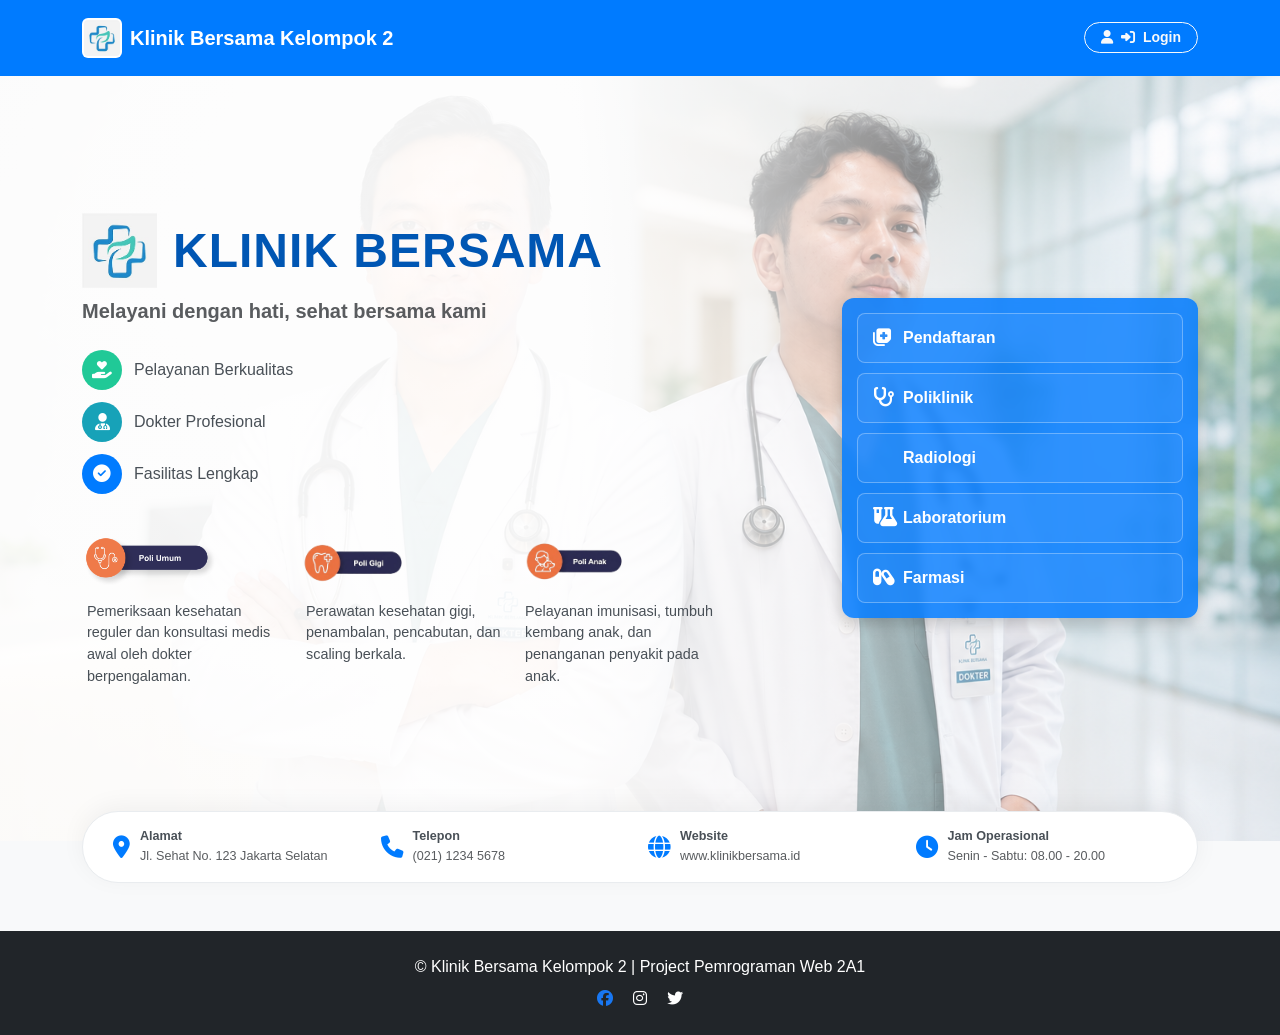
<file: index.html>
<!DOCTYPE html>
<html lang="id">
<head>
    <meta charset="UTF-8">
    <meta name="viewport" content="width=device-width, initial-scale=1.0">
    <title>Klinik Bersama Kelompok 2 - Front End Publik</title>
    <link href="https://cdn.jsdelivr.net/npm/bootstrap@5.3.0/dist/css/bootstrap.min.css" rel="stylesheet">
    <link rel="stylesheet" href="https://cdnjs.cloudflare.com/ajax/libs/font-awesome/6.4.0/css/all.min.css">
    
    <link rel="stylesheet" href="style.css">

    <style>
        /* Pengaturan logo di navbar pojok kiri atas */
        .navbar-logo {
            height: 40px;
            width: auto;
            border-radius: 6px;
            background-color: white; /* Memberi latar putih tipis agar logo terlihat jelas */
            padding: 2px;
        }

        /* Pengaturan logo besar di samping judul KLINIK BERSAMA */
        .hero-brand-logo {
            height: 75px;
            width: auto;
            object-fit: contain;
        }

        /* Pengaturan khusus agar tata letak gambar lencana pas dengan teks deskripsi di bawahnya */
        .poli-badge-wrapper {
            text-align: left;
        }
        .poli-img-badge {
            max-width: 100%;
            height: auto;
            max-height: 55px;
            object-fit: contain;
            margin-bottom: 12px;
        }
        .poli-desc {
            font-size: 0.9rem;
            color: #495057;
            line-height: 1.5;
            padding-left: 5px;
        }
    </style>
</head>
<body class="home-body">

    <nav class="navbar navbar-expand-lg navbar-dark shadow-sm">
        <div class="container">
            <a class="navbar-brand fw-bold d-flex align-items-center" href="#">
                <img src="logo.jpg" alt="Logo Klinik" class="navbar-logo me-2"> 
                Klinik Bersama Kelompok 2
            </a>
            <div class="ms-auto">
                <a href="login.html" class="btn btn-outline-light btn-sm px-3 fw-bold rounded-pill">
                    <i class="fa-solid fa-user me-1"></i> <i class="fa-solid fa-right-to-bracket me-1"></i> Login
                </a>
            </div>
        </div>
    </nav>

    <header class="hero-section">
        <div class="hero-overlay"></div>
        
        <div class="container hero-content">
            <div class="row align-items-center justify-content-between g-4">
                
                <div class="col-lg-7">
                    <div class="d-flex align-items-center mb-2">
                        <img src="logo.jpg" alt="Logo Klinik Besar" class="hero-brand-logo me-3">
                        <h1 class="display-5 brand-title mb-0">KLINIK BERSAMA</h1>
                    </div>
                    <p class="text-muted fw-semibold mb-4 fs-5">Melayani dengan hati, sehat bersama kami</p>
                    
                    <div class="mb-4">
                        <div class="feature-item">
                            <div class="feature-icon"><i class="fa-solid fa-hand-holding-heart"></i></div>
                            Pelayanan Berkualitas
                        </div>
                        <div class="feature-item">
                            <div class="feature-icon" style="background-color: #17a2b8;"><i class="fa-solid fa-user-md"></i></div>
                            Dokter Profesional
                        </div>
                        <div class="feature-item">
                            <div class="feature-icon" style="background-color: #007bff;"><i class="fa-solid fa-circle-check"></i></div>
                            Fasilitas Lengkap
                        </div>
                    </div>

                    <div class="row g-3 mt-4">
                        <div class="col-md-4 col-sm-6">
                            <div class="poli-badge-wrapper">
                                <img src="poli-umum.png" alt="Poli Umum" class="poli-img-badge">
                                <p class="poli-desc">Pemeriksaan kesehatan reguler dan konsultasi medis awal oleh dokter berpengalaman.</p>
                            </div>
                        </div>
                        <div class="col-md-4 col-sm-6">
                            <div class="poli-badge-wrapper">
                                <img src="poli-gigi.png" alt="Poli Gigi" class="poli-img-badge">
                                <p class="poli-desc">Perawatan kesehatan gigi, penambalan, pencabutan, dan scaling berkala.</p>
                            </div>
                        </div>
                        <div class="col-md-4 col-sm-6">
                            <div class="poli-badge-wrapper">
                                <img src="poli-anak.png" alt="Poli Anak" class="poli-img-badge">
                                <p class="poli-desc">Pelayanan imunisasi, tumbuh kembang anak, dan penanganan penyakit pada anak.</p>
                            </div>
                        </div>
                    </div>
                </div>

                <div class="col-lg-4 col-md-6 ms-auto">
                    <div class="right-menu-box">
                        <a href="#" class="menu-item-btn">
                            <i class="fa-solid fa-notes-medical"></i>
                            <span class="fw-bold">Pendaftaran</span>
                        </a>
                        <a href="#layanan" class="menu-item-btn">
                            <i class="fa-solid fa-stethoscope"></i>
                            <span class="fw-bold">Poliklinik</span>
                        </a>
                        <a href="#" class="menu-item-btn">
                            <i class="fa-solid fa-xray"></i>
                            <span class="fw-bold">Radiologi</span>
                        </a>
                        <a href="#" class="menu-item-btn">
                            <i class="fa-solid fa-flask-vial"></i>
                            <span class="fw-bold">Laboratorium</span>
                        </a>
                        <a href="#" class="menu-item-btn">
                            <i class="fa-solid fa-capsules"></i>
                            <span class="fw-bold">Farmasi</span>
                        </a>
                    </div>
                </div>

            </div>
        </div>
    </header>

    <div class="container mb-5">
        <div class="info-bar">
            <div class="row g-3 text-center text-md-start justify-content-center">
                <div class="col-md-3 col-sm-6 d-flex justify-content-center justify-content-md-start">
                    <div class="info-bar-item">
                        <i class="fa-solid fa-location-dot"></i>
                        <div>
                            <span class="d-block fw-bold small">Alamat</span>
                            <span class="text-muted small">Jl. Sehat No. 123 Jakarta Selatan</span>
                        </div>
                    </div>
                </div>
                <div class="col-md-3 col-sm-6 d-flex justify-content-center justify-content-md-start">
                    <div class="info-bar-item">
                        <i class="fa-solid fa-phone"></i>
                        <div>
                            <span class="d-block fw-bold small">Telepon</span>
                            <span class="text-muted small">(021) 1234 5678</span>
                        </div>
                    </div>
                </div>
                <div class="col-md-3 col-sm-6 d-flex justify-content-center justify-content-md-start">
                    <div class="info-bar-item">
                        <i class="fa-solid fa-globe"></i>
                        <div>
                            <span class="d-block fw-bold small">Website</span>
                            <span class="text-muted small">www.klinikbersama.id</span>
                        </div>
                    </div>
                </div>
                <div class="col-md-3 col-sm-6 d-flex justify-content-center justify-content-md-start">
                    <div class="info-bar-item">
                        <i class="fa-solid fa-clock"></i>
                        <div>
                            <span class="d-block fw-bold small">Jam Operasional</span>
                            <span class="text-muted small">Senin - Sabtu: 08.00 - 20.00</span>
                        </div>
                    </div>
                </div>
            </div>
        </div>
    </div>

    <footer class="bg-dark text-white text-center py-4 mt-5">
        <p class="mb-2">&copy; Klinik Bersama Kelompok 2 | Project Pemrograman Web 2A1</p>
        <div>
            <a href="#" class="text-white me-3 text-decoration-none"><i class="fab fa-facebook"></i></a>
            <a href="#" class="text-white me-3 text-decoration-none"><i class="fab fa-instagram"></i></a>
            <a href="#" class="text-white text-decoration-none"><i class="fab fa-twitter"></i></a>
        </div>
    </footer>

</body>
</html>
</file>
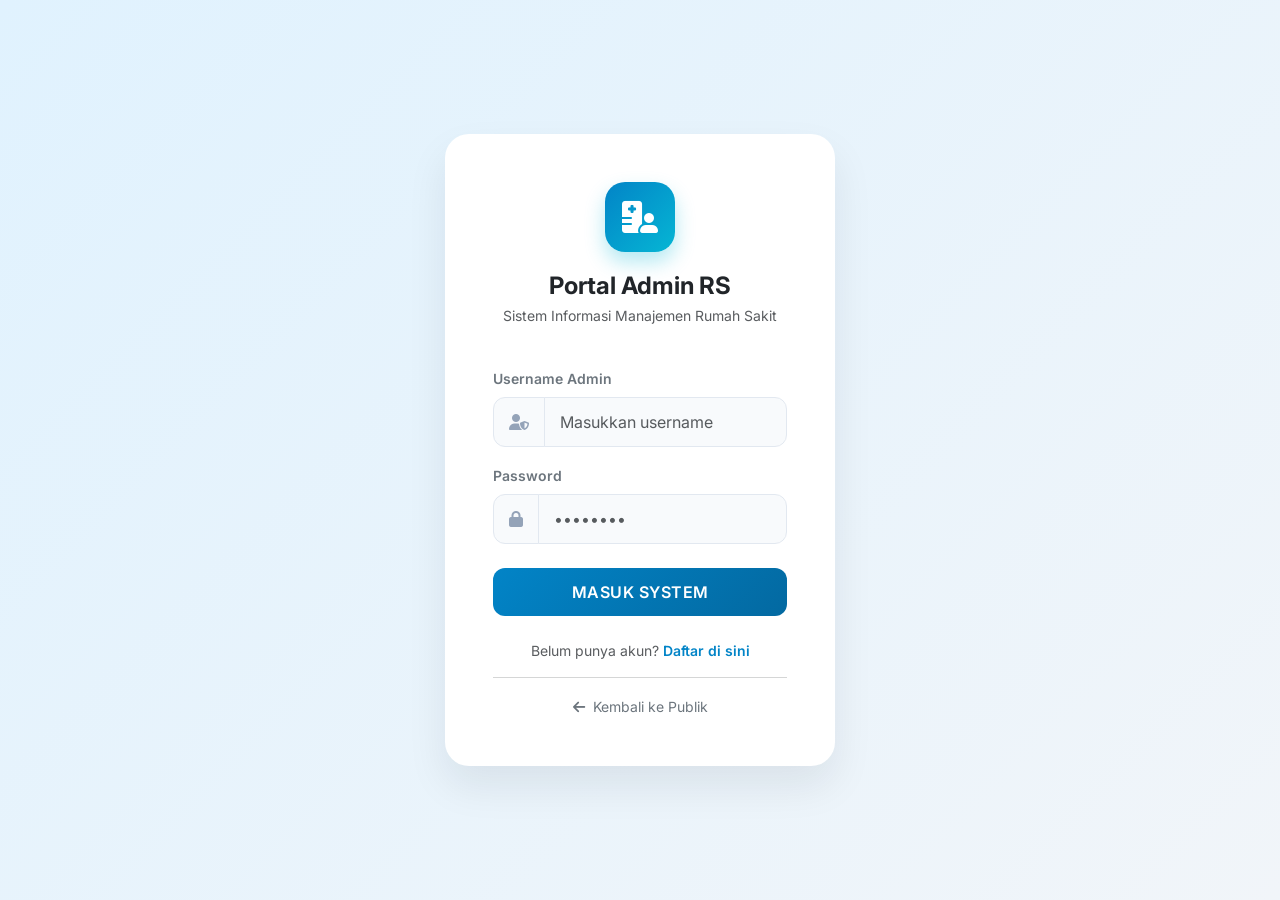
<file: dashboard.html>
<!DOCTYPE html>
<html lang="id">
<head>
    <meta charset="UTF-8">
    <meta name="viewport" content="width=device-width, initial-scale=1.0">
    <title>Dashboard Admin - Poliklinik</title>
    <link href="https://cdn.jsdelivr.net/npm/bootstrap@5.3.0/dist/css/bootstrap.min.css" rel="stylesheet">
    <link rel="stylesheet" href="https://cdnjs.cloudflare.com/ajax/libs/font-awesome/6.4.0/css/all.min.css">
    <style>
        body { background-color: #f8f9fa; }
        .card-custom { border-radius: 12px; border: none; box-shadow: 0 4px 12px rgba(0,0,0,0.03); }
        
        @media print {
            body { background: white; color: black; }
            .no-print, #patientFormCard, .btn-action, .user-greeting { display: none !important; }
            .card-custom { box-shadow: none; border: 1px solid #000; }
            table { width: 100%; border: 1px solid #000; border-collapse: collapse; }
            th, td { border: 1px solid #000 !important; padding: 8px !important; }
        }
    </style>
</head>
<body>

    <nav class="navbar navbar-expand-lg navbar-dark bg-dark shadow-sm no-print">
        <div class="container">
            <span class="navbar-brand fw-bold text-info"><i class="fa-solid fa-chart-line me-2"></i>Panel Rawat Jalan</span>
            <div class="ms-auto user-greeting text-white">
                <i class="fa-solid fa-circle-user text-success me-1"></i> Admin: <span id="userDisplay" class="fw-bold me-3">User</span>
                <a href="login.html" class="btn btn-sm btn-outline-danger" onclick="sessionStorage.clear()"><i class="fa-solid fa-power-off"></i></a>
            </div>
        </div>
    </nav>

    <div class="container my-5">
        <div class="d-none d-print-block text-center mb-4">
            <h2 class="fw-bold">LAPORAN KUNJUNGAN PASIEN RAWAT JALAN</h2>
            <h4>KLINIK MEDIKA PEKANBARU</h4>
            <p class="text-muted border-bottom pb-3">Tanggal Cetak: <span id="printDate"></span></p>
        </div>

        <div class="row g-3 mb-4 no-print">
            <div class="col-md-4">
                <div class="card card-custom bg-primary text-white p-3">
                    <div class="d-flex justify-content-between align-items-center">
                        <div>
                            <h6 class="text-uppercase mb-1 small fw-bold">Poli Umum</h6>
                            <h2 class="fw-bold m-0" id="countUmum">0</h2>
                        </div>
                        <i class="fa-solid fa-user-doctor fa-2x opacity-50"></i>
                    </div>
                </div>
            </div>
            <div class="col-md-4">
                <div class="card card-custom bg-info text-white p-3">
                    <div class="d-flex justify-content-between align-items-center">
                        <div>
                            <h6 class="text-uppercase mb-1 small fw-bold">Poli Gigi</h6>
                            <h2 class="fw-bold m-0" id="countGigi">0</h2>
                        </div>
                        <i class="fa-solid fa-tooth fa-2x opacity-50"></i>
                    </div>
                </div>
            </div>
            <div class="col-md-4">
                <div class="card card-custom bg-danger text-white p-3">
                    <div class="d-flex justify-content-between align-items-center">
                        <div>
                            <h6 class="text-uppercase mb-1 small fw-bold">Poli Anak</h6>
                            <h2 class="fw-bold m-0" id="countAnak">0</h2>
                        </div>
                        <i class="fa-solid fa-baby fa-2x opacity-50"></i>
                    </div>
                </div>
            </div>
        </div>

        <div class="row g-4">
            <div class="col-md-4 no-print" id="patientFormCard">
                <div class="card card-custom p-4 bg-white">
                    <h5 class="fw-bold text-dark mb-3" id="formTitle">Pendaftaran Pasien Baru</h5>
                    <form id="crudForm">
                        <input type="hidden" id="patientId">
                        <div class="mb-3">
                            <label class="form-label small fw-bold">Nama Lengkap Pasien</label>
                            <input type="text" id="pName" class="form-control" placeholder="Contoh: Budi Santoso" required>
                        </div>
                        <div class="mb-3">
                            <label class="form-label small fw-bold">Pilihan Poliklinik</label>
                            <select id="pPoli" class="form-select" required>
                                <option value="Poli Umum">Poli Umum</option>
                                <option value="Poli Gigi">Poli Gigi</option>
                                <option value="Poli Anak">Poli Anak</option>
                            </select>
                        </div>
                        <div class="mb-3">
                            <label class="form-label small fw-bold">Keluhan / Gejala Medis</label>
                            <textarea id="pDetail" class="form-control" rows="3" placeholder="Keluhan pasien..." required></textarea>
                        </div>
                        <button type="submit" id="btnSubmitForm" class="btn btn-success w-100 fw-bold"><i class="fa-solid fa-floppy-disk me-1"></i> Simpan Data</button>
                        <button type="button" id="btnCancelEdit" class="btn btn-light w-100 mt-2 btn-sm d-none" onclick="resetForm()">Batal Edit</button>
                    </form>
                </div>
            </div>

            <div class="col-md-8">
                <div class="card card-custom p-4 bg-white h-100">
                    <div class="d-flex justify-content-between align-items-center mb-3">
                        <h5 class="fw-bold text-dark m-0"><i class="fa-solid fa-list-check text-primary me-2"></i>Daftar Antrean Poliklinik</h5>
                        <button class="btn btn-outline-secondary btn-sm fw-bold no-print" onclick="window.print()">
                            <i class="fa-solid fa-print me-1"></i> Cetak Laporan Pasien
                        </button>
                    </div>

                    <div class="table-responsive">
                        <table class="table table-hover align-middle m-0">
                            <thead class="table-light">
                                <tr>
                                    <th>Nama Pasien</th>
                                    <th>Poliklinik</th>
                                    <th>Keluhan Medis</th>
                                    <th class="btn-action text-center">Aksi Manajemen</th>
                                </tr>
                            </thead>
                            <tbody id="tableBody">
                            </tbody>
                        </table>
                    </div>
                </div>
            </div>
        </div>
    </div>

    <script>
        const userActive = sessionStorage.getItem('loggedInUser');
        if (userActive) { document.getElementById('userDisplay').innerText = userActive; } 
        else { window.location.href = 'login.html'; }

        document.getElementById('printDate').innerText = new Date().toLocaleDateString('id-ID', { weekday: 'long', year: 'numeric', month: 'long', day: 'numeric' });

        let databasePasien = JSON.parse(localStorage.getItem('db_poliklinik')) || [
            { id: 101, name: "Siti Rahma", poli: "Poli Umum", detail: "Demam tinggi sejak 2 hari lalu" },
            { id: 102, name: "Raja Arhab", poli: "Poli Gigi", detail: "Pemeriksaan karang gigi berkala" }
        ];

        const form = document.getElementById('crudForm');

        function renderData() {
            const tbody = document.getElementById('tableBody');
            tbody.innerHTML = "";
            
            let u = 0, g = 0, a = 0;

            if (databasePasien.length === 0) {
                tbody.innerHTML = `<tr><td colspan="4" class="text-center py-4 text-muted">Antrean kosong. Semua pasien selesai ditangani.</td></tr>`;
            }

            databasePasien.forEach(p => {
                if(p.poli === "Poli Umum") u++;
                if(p.poli === "Poli Gigi") g++;
                if(p.poli === "Poli Anak") a++;

                const tr = document.createElement('tr');
                tr.innerHTML = `
                    <td><strong>${p.name}</strong></td>
                    <td><span class="badge ${p.poli === 'Poli Umum' ? 'bg-primary' : p.poli === 'Poli Gigi' ? 'bg-info' : 'bg-danger'}">${p.poli}</span></td>
                    <td><small class="text-secondary">${p.detail}</small></td>
                    <td class="text-center btn-action">
                        <button class="btn btn-warning btn-sm text-white me-1" onclick="editData(${p.id})"><i class="fa-solid fa-pen-to-square"></i></button>
                        <button class="btn btn-danger btn-sm" onclick="deleteData(${p.id})"><i class="fa-solid fa-trash"></i></button>
                    </td>
                `;
                tbody.appendChild(tr);
            });

            document.getElementById('countUmum').innerText = u;
            document.getElementById('countGigi').innerText = g;
            document.getElementById('countAnak').innerText = a;
            
            localStorage.setItem('db_poliklinik', JSON.stringify(databasePasien));
        }

        form.addEventListener('submit', function(e) {
            e.preventDefault();
            const id = document.getElementById('patientId').value;
            const name = document.getElementById('pName').value;
            const poli = document.getElementById('pPoli').value;
            const detail = document.getElementById('pDetail').value;

            if (id) {
                const idx = databasePasien.findIndex(p => p.id == id);
                databasePasien[idx] = { id: parseInt(id), name, poli, detail };
            } else {
                databasePasien.push({ id: Date.now(), name, poli, detail });
            }

            resetForm();
            renderData();
        });

        // Trigger Tombol Edit Pasien (Isi form kembali)
        function editData(id) {
            const p = databasePasien.find(item => item.id == id);
            document.getElementById('patientId').value = p.id;
            document.getElementById('pName').value = p.name;
            document.getElementById('pPoli').value = p.poli;
            document.getElementById('pDetail').value = p.detail;

            document.getElementById('formTitle').innerText = "Edit Data Pasien";
            document.getElementById('btnSubmitForm').className = "btn btn-warning w-100 fw-bold text-white";
            document.getElementById('btnCancelEdit').classList.remove('d-none');
        }

        // Hapus Pasien (Delete / Kurangi)
        function deleteData(id) {
            if(confirm("Keluarkan pasien dari daftar antrean rawat jalan?")) {
                databasePasien = databasePasien.filter(item => item.id != id);
                renderData();
            }
        }

        function resetForm() {
            form.reset();
            document.getElementById('patientId').value = "";
            document.getElementById('formTitle').innerText = "Pendaftaran Pasien Baru";
            document.getElementById('btnSubmitForm').className = "btn btn-success w-100 fw-bold";
            document.getElementById('btnCancelEdit').className = "btn btn-light w-100 mt-2 btn-sm d-none";
        }

        // Inisialisasi awal tabel saat dimuat
        renderData();
    </script>
</body>
</html>
</file>
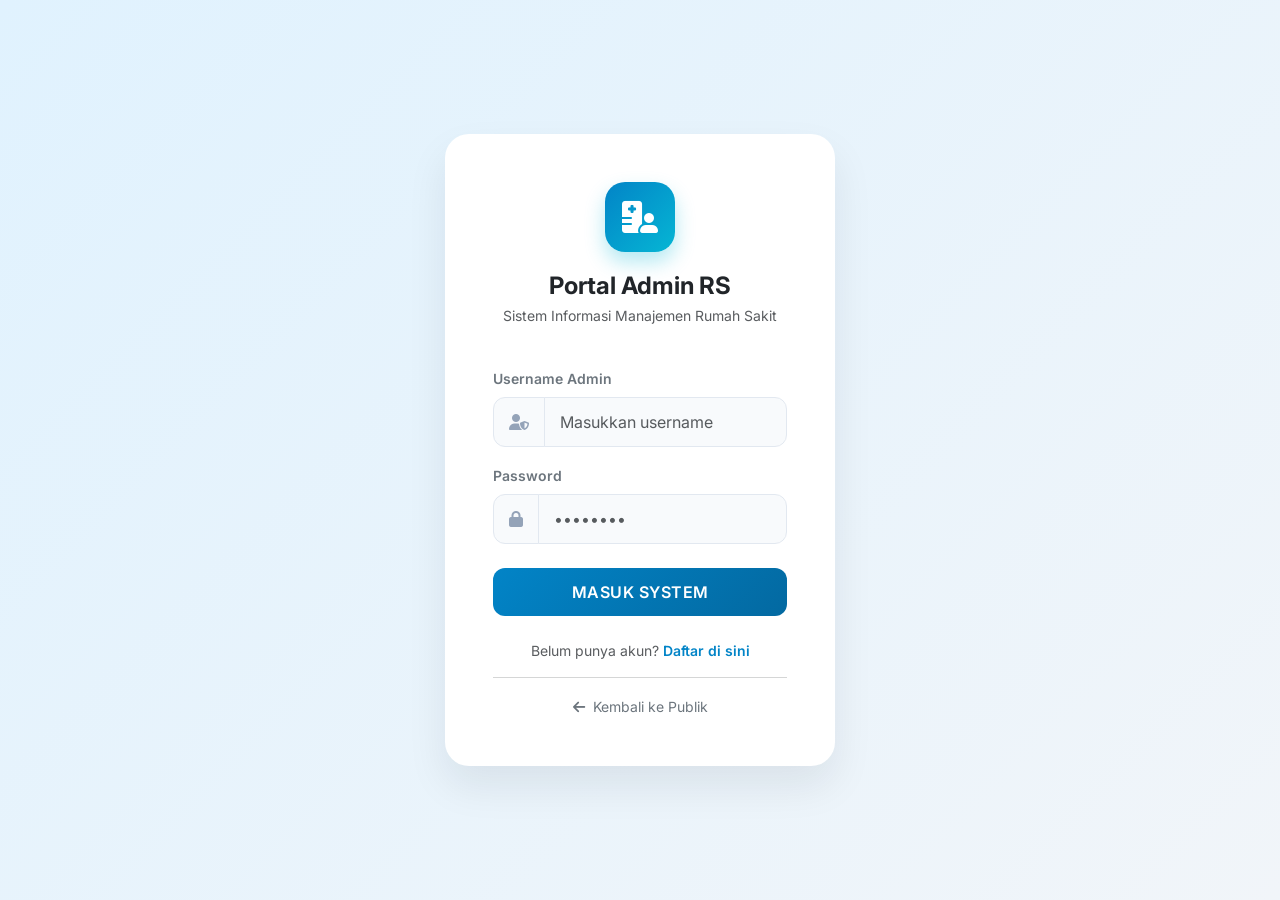
<file: login.html>
<!DOCTYPE html>
<html lang="id">
<head>
    <meta charset="UTF-8">
    <meta name="viewport" content="width=device-width, initial-scale=1.0">
    <title>Sistem Informasi Rumah Sakit - Login Admin</title>
    <!-- Bootstrap 5 CSS -->
    <link href="https://cdn.jsdelivr.net/npm/bootstrap@5.3.0/dist/css/bootstrap.min.css" rel="stylesheet">
    <!-- FontAwesome 6 untuk Ikon -->
    <link rel="stylesheet" href="https://cdnjs.cloudflare.com/ajax/libs/font-awesome/6.4.0/css/all.min.css">
    <!-- Google Fonts (Inter) -->
    <link href="https://fonts.googleapis.com/css2?family=Inter:wght@300;400;600;700&display=swap" rel="stylesheet">
    
    <style>
        body {
            font-family: 'Inter', sans-serif;
            background: linear-gradient(135deg, #e0f2fe 0%, #f1f5f9 100%);
            height: 100vh;
            display: flex;
            align-items: center;
            justify-content: center;
            margin: 0;
        }
        .login-container {
            width: 100%;
            max-width: 420px;
            padding: 15px;
        }
        .card-login {
            border: none;
            border-radius: 24px;
            box-shadow: 0 20px 40px rgba(15, 23, 42, 0.08);
            background: #ffffff;
            transition: transform 0.3s ease;
        }
        .hospital-icon-box {
            background: linear-gradient(135deg, #0284c7, #06b6d4);
            color: white;
            width: 70px;
            height: 70px;
            display: flex;
            align-items: center;
            justify-content: center;
            border-radius: 20px;
            margin: 0 auto 20px;
            box-shadow: 0 10px 20px rgba(6, 182, 212, 0.3);
        }
        .form-control {
            border-radius: 12px;
            padding: 12px 15px;
            border: 1.5px solid #e2e8f0;
            background-color: #f8fafc;
        }
        .form-control:focus {
            background-color: #fff;
            border-color: #38bdf8;
            box-shadow: 0 0 0 4px rgba(56, 189, 248, 0.15);
        }
        .input-group-text {
            border-radius: 12px;
            border: 1.5px solid #e2e8f0;
            background-color: #f8fafc;
            color: #94a3b8;
            padding-left: 15px;
            padding-right: 15px;
        }
        .btn-login {
            background: linear-gradient(135deg, #0284c7, #0369a1);
            border: none;
            border-radius: 12px;
            padding: 12px;
            font-weight: 600;
            letter-spacing: 0.5px;
            transition: all 0.3s ease;
        }
        .btn-login:hover {
            transform: translateY(-2px);
            box-shadow: 0 8px 15px rgba(2, 132, 199, 0.3);
            background: linear-gradient(135deg, #0369a1, #075985);
        }
        .link-custom {
            color: #0284c7;
            text-decoration: none;
            font-weight: 600;
            transition: color 0.2s ease;
        }
        .link-custom:hover {
            color: #0369a1;
            text-decoration: underline;
        }
    </style>
</head>
<body>

    <div class="login-container">
        <div class="card card-login p-4 p-sm-5">
            
            <!-- Header Card (Tema Rumah Sakit) -->
            <div class="text-center mb-4">
                <div class="hospital-icon-box">
                    <i class="fa-solid fa-hospital-user fa-2x"></i>
                </div>
                <h4 class="fw-bold text-dark m-0">Portal Admin RS</h4>
                <p class="text-muted small mt-1">Sistem Informasi Manajemen Rumah Sakit</p>
            </div>

            <!-- Form Login -->
            <form id="loginForm">
                <!-- Input Username -->
                <div class="mb-3">
                    <label class="form-label small fw-semibold text-secondary">Username Admin</label>
                    <div class="input-group">
                        <span class="input-group-text"><i class="fa-solid fa-user-shield"></i></span>
                        <input type="text" id="username" class="form-control" placeholder="Masukkan username" required autocomplete="off">
                    </div>
                </div>
                
                <!-- Input Password -->
                <div class="mb-4">
                    <label class="form-label small fw-semibold text-secondary">Password</label>
                    <div class="input-group">
                        <span class="input-group-text"><i class="fa-solid fa-lock"></i></span>
                        <input type="password" id="password" class="form-control" placeholder="••••••••" required>
                    </div>
                </div>
                
                <!-- Tombol Submit -->
                <button type="submit" class="btn btn-primary btn-login w-100 text-white mb-3">MASUK SYSTEM</button>
                
                <!-- Navigasi / Link -->
                <div class="text-center mt-2">
                    <p class="small text-muted mb-2">Belum punya akun? <a href="register.html" class="link-custom">Daftar di sini</a></p>
                    <hr class="text-muted my-3 opacity-25">
                    <a href="index.html" class="text-secondary small text-decoration-none"><i class="fa-solid fa-arrow-left me-1"></i> Kembali ke Publik</a>
                </div>
            </form>
            
        </div>
    </div>

    <!-- JavaScript Handling Login (Menggunakan LocalStorage) -->
    <script>
        document.getElementById('loginForm').addEventListener('submit', function(e) {
            e.preventDefault();
            const usernameInput = document.getElementById('username').value.trim();
            const passwordInput = document.getElementById('password').value;

            // Mengambil data user yang terdaftar dari localStorage
            let users = JSON.parse(localStorage.getItem('users')) || [];

            // Akun bawaan (default) jika data kosong agar Anda tetap bisa login sebagai 'admin'
            if (users.length === 0) {
                users.push({ username: "admin", password: "admin" });
                localStorage.setItem('users', JSON.stringify(users));
            }

            // Validasi kecocokan data akun
            const userFound = users.find(user => user.username.toLowerCase() === usernameInput.toLowerCase() && user.password === passwordInput);

            if (userFound) {
                sessionStorage.setItem('loggedInUser', usernameInput);
                alert('Login Berhasil! Selamat datang di Sistem Informasi Rumah Sakit.');
                window.location.href = 'dashboard.html';
            } else {
                alert('Gagal Masuk! Username atau Password salah.');
            }
        });
    </script>
</body>
</html>
</file>
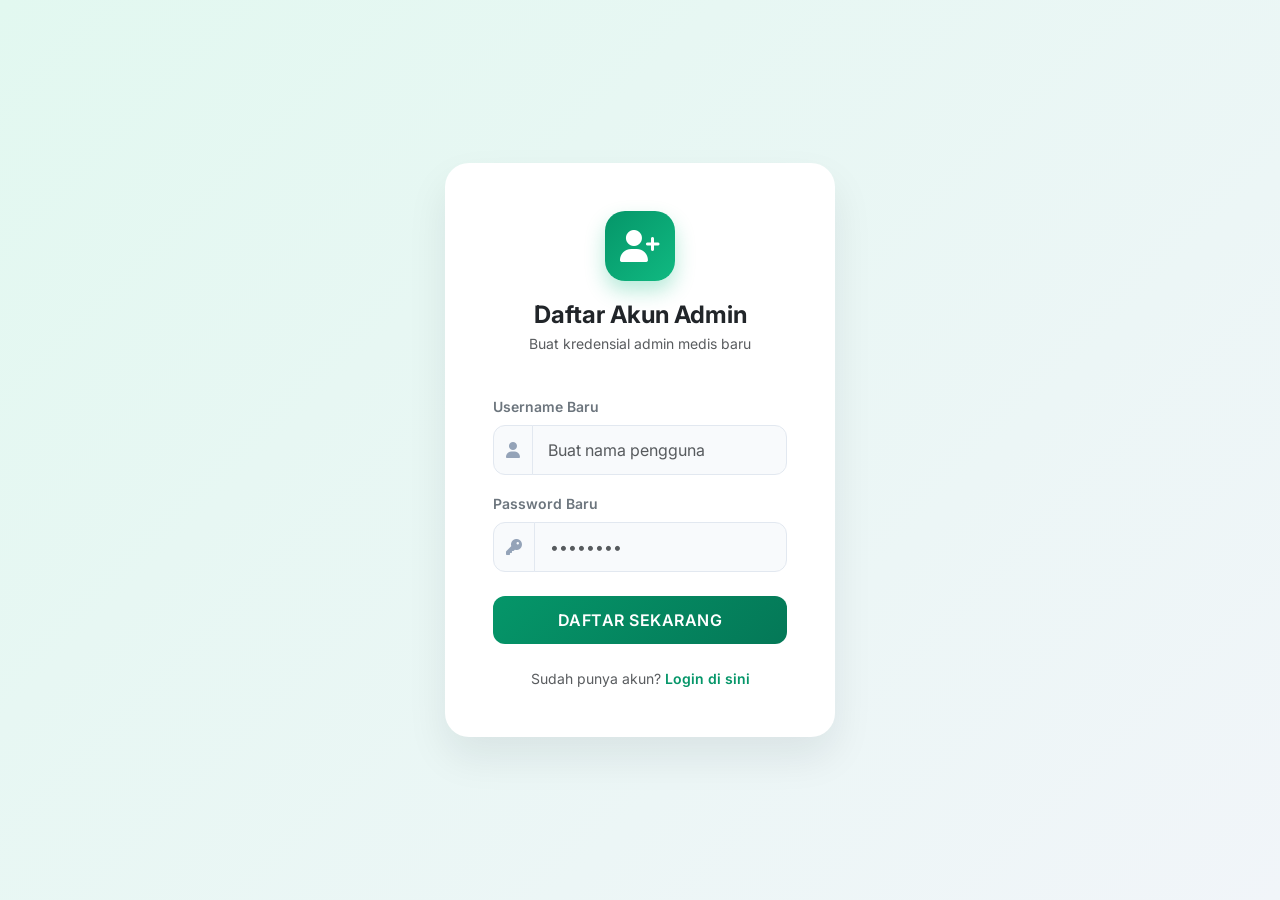
<file: register.html>
<!DOCTYPE html>
<html lang="id">
<head>
    <meta charset="UTF-8">
    <meta name="viewport" content="width=device-width, initial-scale=1.0">
    <title>Sistem Informasi Rumah Sakit - Daftar Admin Baru</title>
    <link href="https://cdn.jsdelivr.net/npm/bootstrap@5.3.0/dist/css/bootstrap.min.css" rel="stylesheet">
    <link rel="stylesheet" href="https://cdnjs.cloudflare.com/ajax/libs/font-awesome/6.4.0/css/all.min.css">
    <link href="https://fonts.googleapis.com/css2?family=Inter:wght@300;400;600;700&display=swap" rel="stylesheet">
    <style>
        body {
            font-family: 'Inter', sans-serif;
            background: linear-gradient(135deg, #e2f8f0 0%, #f1f5f9 100%);
            height: 100vh; display: flex; align-items: center; justify-content: center; margin: 0;
        }
        .login-container { width: 100%; max-width: 420px; padding: 15px; }
        .card-login { border: none; border-radius: 24px; box-shadow: 0 20px 40px rgba(15, 23, 42, 0.08); background: #ffffff; }
        .hospital-icon-box {
            background: linear-gradient(135deg, #059669, #10b981); color: white;
            width: 70px; height: 70px; display: flex; align-items: center; justify-content: center;
            border-radius: 20px; margin: 0 auto 20px; box-shadow: 0 10px 20px rgba(16, 185, 129, 0.3);
        }
        .form-control { border-radius: 12px; padding: 12px 15px; border: 1.5px solid #e2e8f0; background-color: #f8fafc; }
        .form-control:focus { background-color: #fff; border-color: #10b981; box-shadow: 0 0 0 4px rgba(16, 185, 129, 0.15); }
        .input-group-text { border-radius: 12px; border: 1.5px solid #e2e8f0; background-color: #f8fafc; color: #94a3b8; }
        .btn-register {
            background: linear-gradient(135deg, #059669, #047857); border: none; border-radius: 12px;
            padding: 12px; font-weight: 600; letter-spacing: 0.5px; transition: all 0.3s ease;
        }
        .btn-register:hover { transform: translateY(-2px); box-shadow: 0 8px 15px rgba(5, 150, 105, 0.3); }
        .link-custom { color: #059669; text-decoration: none; font-weight: 600; }
    </style>
</head>
<body>

    <div class="login-container">
        <div class="card card-login p-4 p-sm-5">
            <div class="text-center mb-4">
                <div class="hospital-icon-box">
                    <i class="fa-solid fa-user-plus fa-2x"></i>
                </div>
                <h4 class="fw-bold text-dark m-0">Daftar Akun Admin</h4>
                <p class="text-muted small mt-1">Buat kredensial admin medis baru</p>
            </div>

            <form id="registerForm">
                <div class="mb-3">
                    <label class="form-label small fw-semibold text-secondary">Username Baru</label>
                    <div class="input-group">
                        <span class="input-group-text"><i class="fa-solid fa-user"></i></span>
                        <input type="text" id="regUsername" class="form-control" placeholder="Buat nama pengguna" required autocomplete="off">
                    </div>
                </div>
                <div class="mb-4">
                    <label class="form-label small fw-semibold text-secondary">Password Baru</label>
                    <div class="input-group">
                        <span class="input-group-text"><i class="fa-solid fa-key"></i></span>
                        <input type="password" id="regPassword" class="form-control" placeholder="••••••••" required>
                    </div>
                </div>
                <button type="submit" class="btn btn-success btn-register w-100 text-white mb-3">DAFTAR SEKARANG</button>
                <div class="text-center mt-2">
                    <p class="small text-muted mb-0">Sudah punya akun? <a href="login.html" class="link-custom">Login di sini</a></p>
                </div>
            </form>
        </div>
    </div>

    <script>
        document.getElementById('registerForm').addEventListener('submit', function(e) {
            e.preventDefault();
            const username = document.getElementById('regUsername').value.trim();
            const password = document.getElementById('regPassword').value;

            let users = JSON.parse(localStorage.getItem('users')) || [];
            const userExists = users.some(user => user.username.toLowerCase() === username.toLowerCase());

            if (userExists) {
                alert('Username sudah terdaftar! Gunakan nama lain.');
            } else {
                users.push({ username: username, password: password });
                localStorage.setItem('users', JSON.stringify(users));
                alert('Akun Admin Berhasil Dibuat! Anda akan dialihkan ke halaman login.');
                window.location.href = 'login.html';
            }
        });
    </script>
</body>
</html>
</file>
<file: style.css>
/* --- RESET & BASE STYLE --- */
* {
    box-sizing: border-box;
    margin: 0;
    padding: 0;
    font-family: 'Segoe UI', Tahoma, Geneva, Verdana, sans-serif;
}

body {
    background-color: #3498db;
    display: flex;
    justify-content: center;
    align-items: center;
    min-height: 100vh;
}

/* --- STYLE HALAMAN LOGIN --- */
.login-card {
    background-color: #ffffff;
    width: 360px;
    border-radius: 30px;
    overflow: hidden;
    box-shadow: 0px 10px 25px rgba(0,0,0,0.2);
    position: relative;
    padding-bottom: 30px;
}

.top-bg {
    height: 120px;
    background: linear-gradient(135deg, #74b9ff 50%, #ffffff 50%);
    position: relative;
}

.top-bg::after {
    content: '';
    position: absolute;
    right: 0;
    top: 0;
    width: 120px;
    height: 80px;
    background-color: #718093;
    border-bottom-left-radius: 50px;
    z-index: 1;
    opacity: 0.8;
}

.content {
    padding: 0 35px;
    text-align: center;
}

.logo {
    font-size: 48px;
    font-weight: bold;
    color: #74b9ff;
    letter-spacing: 2px;
    margin-bottom: 15px;
}

h2 {
    font-size: 22px;
    color: #2d3436;
    margin-bottom: 5px;
}

.subtitle {
    font-size: 12px;
    color: #b2bec3;
    margin-bottom: 30px;
}

.input-group {
    position: relative;
    margin-bottom: 20px;
}

.input-group i {
    position: absolute;
    left: 15px;
    top: 50%;
    transform: translateY(-50%);
    color: #b2bec3;
}

.input-group input {
    width: 100%;
    padding: 15px 15px 15px 45px;
    background-color: #f1f2f6;
    border: none;
    border-radius: 10px;
    font-size: 14px;
    outline: none;
}

.forgot-pass {
    display: block;
    text-align: right;
    font-size: 12px;
    color: #2d3436;
    text-decoration: none;
    margin-top: -10px;
    margin-bottom: 25px;
}

.btn-login {
    width: 70%;
    padding: 12px;
    background: linear-gradient(to right, #74b9ff, #2980b9);
    border: none;
    border-radius: 10px;
    color: white;
    font-weight: bold;
    font-size: 14px;
    cursor: pointer;
    box-shadow: 0px 4px 10px rgba(116, 185, 255, 0.5);
    margin-bottom: 30px;
    transition: 0.3s;
}

.btn-login:hover { opacity: 0.9; }

.social-text {
    font-size: 12px;
    color: #2d3436;
    margin-bottom: 15px;
}

.social-icons {
    display: flex;
    justify-content: center;
    gap: 15px;
    margin-bottom: 30px;
}

.social-icons a {
    font-size: 32px;
    text-decoration: none;
}

.fa-facebook { color: #1877f2; }
.fa-google { 
    background: linear-gradient(to right, #4285f4, #ea4335, #fbbc05, #34a853);
    .fa-google { 
    background: linear-gradient(to right, #4285f4, #ea4335, #fbbc05, #34a853);
    -webkit-background-clip: text;
    background-clip: text; /* Tambahkan baris ini untuk menghilangkan warning */
    -webkit-text-fill-color: transparent;
}
    -webkit-text-fill-color: transparent;
}
.fa-apple { color: #000000; }

.footer-text {
    font-size: 12px;
    color: #7f8c8d;
}

.footer-text a {
    color: #2d3436;
    text-decoration: none;
    font-weight: bold;
}


/* --- STYLE HALAMAN DASHBOARD (TABEL FIGMA) --- */
.dashboard-body {
    background-color: #dcdde1; /* Warna latar abu-abu muda sesuai gambar */
    align-items: flex-start;
    padding: 60px 20px;
}

.dashboard-container {
    width: 100%;
    max-width: 800px;
    margin: 0 auto;
}

.dashboard-header {
    margin-bottom: 40px;
}

.dashboard-header h1 {
    font-size: 42px;
    color: #4a80da; /* Biru khas figma header */
    font-weight: bold;
}

.dashboard-header p {
    font-size: 18px;
    color: #7f8c8d;
    margin-top: 5px;
}

.user-greeting {
    font-size: 14px;
    color: #2d3436;
    margin-top: 10px;
}

.user-greeting a {
    color: #e74c3c;
    text-decoration: none;
}

/* Card Tabel Bulat Putih */
.table-card {
    background-color: #ffffff;
    border-radius: 16px;
    overflow: hidden;
    box-shadow: 0 4px 15px rgba(0,0,0,0.05);
}

table {
    width: 100%;
    border-collapse: collapse;
    text-align: left;
}

th, td {
    padding: 16px 24px;
    font-size: 14px;
    color: #57606f;
    border-bottom: 1px solid #f1f2f6;
}

th {
    background-color: #ffffff;
    color: #95a5a6;
    font-weight: 500;
}

/* Custom Checkbox */
.custom-checkbox {
    width: 18px;
    height: 18px;
    cursor: pointer;
    accent-color: #4a80da; /* Mengubah warna centang jadi biru figma */
}

/* Dot Status */
.status-dot {
    display: inline-block;
    width: 8px;
    height: 8px;
    border-radius: 50%;
    margin-right: 8px;
}

.status-success { background-color: #2ecc71; }
.status-warning { background-color: #f1c40f; }
.status-danger { background-color: #e74c3c; }

/* Tombol Tong Sampah */
.btn-delete {
    background: none;
    border: none;
    color: #ff7675;
    cursor: pointer;
    font-size: 16px;
    transition: 0.2s;
}

.btn-delete:hover {
    color: #d63031;
}

/* --- TAMBAHAN STYLE UNTUK FORM CRUD --- */
.form-card {
    background-color: #ffffff;
    padding: 20px;
    border-radius: 16px;
    margin-bottom: 20px;
    box-shadow: 0 4px 15px rgba(0,0,0,0.05);
}

.form-card h3 {
    font-size: 16px;
    color: #2d3436;
    margin-bottom: 15px;
}

#patientForm {
    display: flex;
    gap: 10px;
    flex-wrap: wrap;
}

#patientForm input, #patientForm select {
    flex: 1;
    min-width: 150px;
    padding: 10px 15px;
    border: 1px solid #dcdde1;
    border-radius: 8px;
    font-size: 14px;
    outline: none;
    background-color: #f8f9fa;
}

#patientForm input:focus, #patientForm select:focus {
    border-color: #4a80da;
    background-color: #fff;
}

.btn-add {
    padding: 10px 20px;
    background-color: #4a80da;
    color: white;
    border: none;
    border-radius: 8px;
    font-weight: bold;
    cursor: pointer;
    transition: 0.2s;
}

.btn-add:hover {
    background-color: #3b6bb3;
}

/* Mengubah style teks nama di tabel agar lebih menonjol */
td b {
    color: #2c3e50;
    font-weight: 600;
}
/* ==========================================================================
   STYLE TAMBAHAN UNTUK HALAMAN DEPAN (INDEX.HTML) DENGAN GAMBAR DOKTER
   ========================================================================== */

/* Overwrite selector global body agar index.html tidak rusak akibat flex login */
body.home-body {
    display: block;
    background-color: #f8f9fa;
    min-height: auto;
}

/* Navbar Customization */
.home-body .navbar {
    background-color: #007bff !important;
    padding: 0.8rem 1rem;
}

/* Hero / Main Banner Section */
.hero-section {
    position: relative;
    min-height: 85vh; /* Proporsi pas agar foto kedua dokter terlihat seimbang */
    
    /* MEMANGGIL FILE GAMBAR DOKTER DARI KAMU */
    background: url('bg-dokter.png') no-repeat center center/cover;
    
    display: flex;
    align-items: center;
}

/* Overlay putih transparan agar teks di kiri mudah dibaca */
.hero-overlay {
    position: absolute;
    top: 0; left: 0; right: 0; bottom: 0;
    background: linear-gradient(to right, rgba(255, 255, 255, 0.95) 45%, rgba(255, 255, 255, 0.1) 100%);
    z-index: 1;
}

.hero-content {
    position: relative;
    z-index: 2;
    width: 100%;
}

/* Brand & Fitur Utama Kiri */
.brand-title {
    color: #0056b3;
    font-weight: 800;
    letter-spacing: 1px;
}
.feature-item {
    display: flex;
    align-items: center;
    margin-bottom: 12px;
    font-weight: 500;
    color: #495057;
}
.feature-icon {
    width: 40px;
    height: 40px;
    background-color: #20c997;
    color: white;
    border-radius: 50%;
    display: flex;
    align-items: center;
    justify-content: center;
    margin-right: 12px;
    font-size: 1.1rem;
}

/* Badges Poliklinik Mengambang di Tengah/Bawah */
.poli-badge-container {
    margin-top: 2rem;
}
.poli-badge {
    background: rgba(255, 255, 255, 0.95);
    border-left: 5px solid #007bff;
    border-radius: 8px;
    padding: 12px 15px;
    box-shadow: 0 4px 15px rgba(0,0,0,0.1);
    height: 100%;
}
.poli-badge-title {
    font-size: 0.95rem;
    font-weight: bold;
    color: white;
    padding: 3px 10px;
    border-radius: 20px;
    display: inline-block;
    margin-bottom: 8px;
}
.bg-poli-umum { background-color: #34495e; }
.bg-poli-gigi { background-color: #5758bb; }
.bg-poli-anak { background-color: #ed4c67; }

/* Menu Samping Kanan (Sidebar Menu) */
.right-menu-box {
    background-color: rgba(0, 123, 255, 0.85);
    backdrop-filter: blur(5px);
    border-radius: 12px;
    padding: 15px;
    box-shadow: 0 5px 15px rgba(0,0,0,0.2);
}
.menu-item-btn {
    display: flex;
    align-items: center;
    color: white;
    text-decoration: none;
    padding: 12px 15px;
    border: 1px solid rgba(255,255,255,0.3);
    border-radius: 8px;
    margin-bottom: 10px;
    transition: all 0.3s ease;
    background: rgba(255,255,255,0.05);
}
.menu-item-btn:last-child {
    margin-bottom: 0;
}
.menu-item-btn:hover {
    background-color: white;
    color: #007bff;
    transform: translateX(-5px);
}
.menu-item-btn i {
    width: 30px;
    font-size: 1.2rem;
}

/* Bar Informasi Kontak di Bawah */
.info-bar {
    background-color: white;
    border-radius: 50px;
    box-shadow: 0 -5px 25px rgba(0,0,0,0.05);
    padding: 15px 30px;
    margin-top: -30px;
    position: relative;
    z-index: 3;
    border: 1px solid #e9ecef;
}
.info-bar-item {
    display: flex;
    align-items: center;
    font-size: 0.9rem;
    color: #495057;
}
.info-bar-item i {
    font-size: 1.4rem;
    color: #007bff;
    margin-right: 10px;
}
</file>
